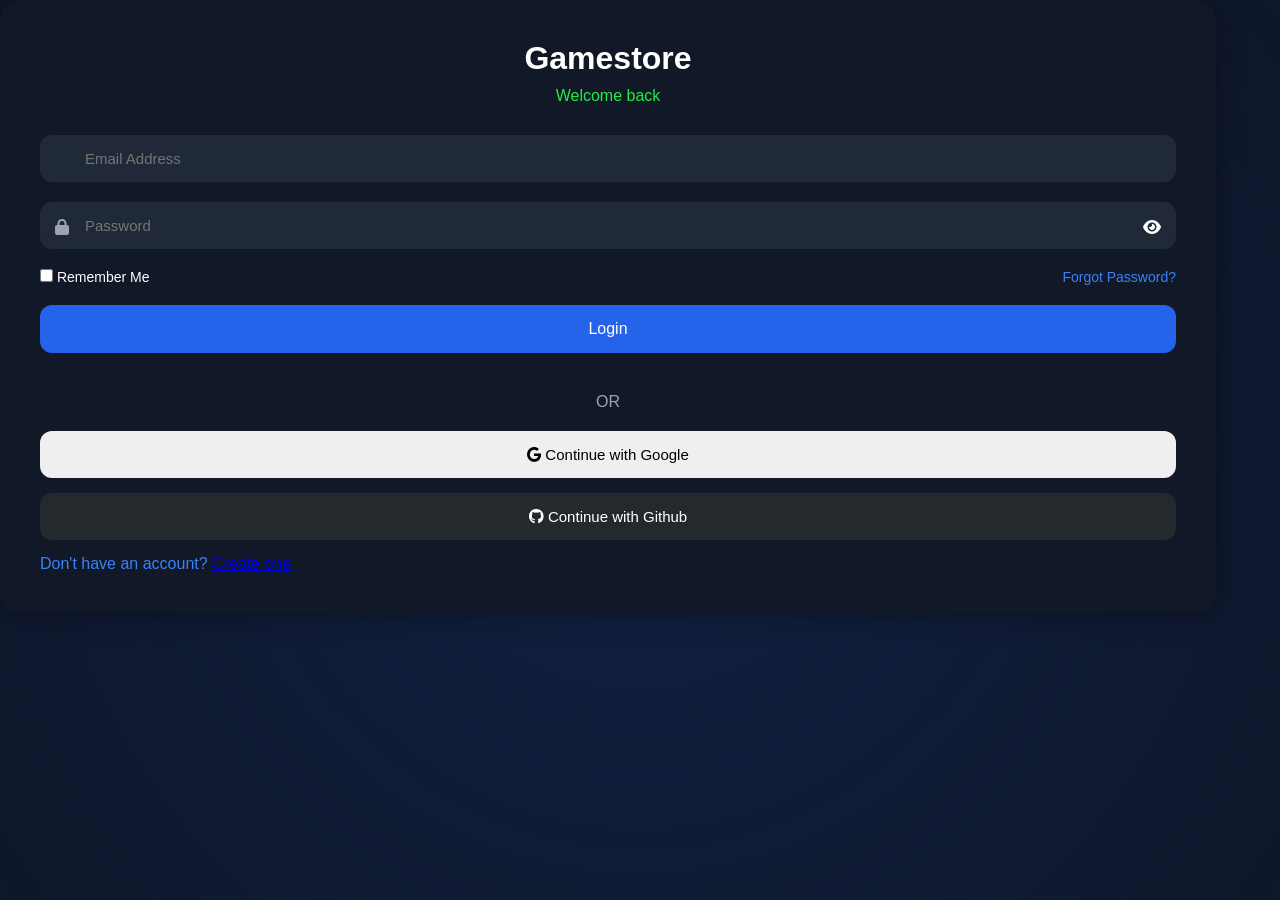
<file: login.html>
<!DOCTYPE html>
<html lang="en">
    <head>
        <meta charset="UTF-8">
        <meta name="viewport" content="width=device-width, initial-scale=1.0">
        
        <title>login - Gamehub</title>
        <link rel="stylesheet" href="css/style.css">
        <link rel="stylesheet" href="https://cdnjs.cloudflare.com/ajax/libs/font-awesome/6.6.0/css/all.min.css" integrity="sha512-Kc323vGBEqzTmouAECnVceyQqyqdsSiqLQISBL29aUW4U/M7pSPA/gEUZQqv1cwx4OnYxTxve5UMg5GT6L4JJg==" crossorigin="anonymous" referrerpolicy="no-referrer" />
    </head>
    <body class="auth-body">
        <div class="auth-bg">
            <div class="auth-card">
                <h1 class="logo">
                    Gamestore
                </h1>
                <p class="welcome">Welcome back</p>
                <form>
                    <div class="input-box">
                        <i class="fa-solid fa-envelop"></i>

                        <input type="email" placeholder="Email Address" required>
                    </div>
                    <div class="input-box">
                        <i class="fa-solid fa-lock"></i>
                        <input id="password" type="password" placeholder="Password" required>

                        <i class="fa-solid fa-eye"
                        id="togglePassword"></i>
                    </div>
                    <div class="options">
                        <label>
                            <input type="checkbox">
                            Remember Me
                        </label>
                        <a href="#">
                            Forgot Password?
                        </a>
                    </div>
                    <button class="login-btn">Login </button>
                </form>
                <div class="divider">
                    OR
                </div>
                <button class="social google">
                    <i class="fa-brands fa-google"></i>
                    Continue with Google
                </button>
                <button class="social github">
                    <i class="fa-brands fa-github"></i>
                    Continue with Github
                </button>
                <p class="bottom-text">
                    Don't have an account?
                    <a href="signup.html">Create one</a>
                </p>
            </div>
            </div>    
            <script>
                const password = document.getElementById
                ("password");

                const toggle = document.getElementById
                ("togglePassword");

                toggle.onclick = () => {
                    if(password.type==="password"){
                        password.type="text";
                        toggle.className="fa-solid fa-eye-slash";
                    }

                    else {
                        password.type="password";
                        toggle.className="fa-solid fa-eye";
                    }
                }
            </script>
     </body>
</html>
</file>
<file: css/style.css>
*{
    margin: 0;
    padding: 0;
    box-sizing: border-box;
    font-family: Arial;
}                 

body{
    background: #0f172a;
    color: white;
}

nav{
    display: flex;
    justify-content: space-between;
    align-items: center;
    padding: 20px;
    background: #111827;
}

nav input{
    padding: 10px;
    border: none;
    border-radius: 8px;
}

.hero{
    text-align: center;
    padding: 40px 20px;
}

.categories{
    text-align: center;
    margin: 20px;
}

.categories button{
    padding: 10px  15px;
    margin: 5px;
    border: none;
    border-radius: 8px;
    cursor: pointer;
    transition: 0.3s;

}
.categories button:hover{
    transform: scale(1.1);
}

.grid{
    display: grid;

    grid-template-columns: repeat(auto-fit, minmax(200px, 1fr));
    gap: 20px;
    padding: 20px;
}

.card {
    background: #1e293b;
    border-radius: 12px;
    overflow: hidden;
    cursor: pointer;
    transition: 0.3s;
}

.card:hover{
    transform: translateY(-10px);
}

.card img{
    width: 100%;
    height: 140px;
    object-fit: cover;
}

card h3 {
    padding: 10px;
    font-size: 16px;
}

.card p{
    padding: 0 10px 10px;
    font-size: 12px;
    color: #94a3b8;
}

.play-container{
    position: fixed;
    top: 0;
    left: 0;
    right: 0;
    bottom: 0;
    padding: 0px;
    background: #000;
}

iframe{
    width: 100%;
    height: 100%;
    border: none;
    background: #000;
    display: block;
}

.auth-body {
    margin: 0;
    background: #0f172a;
    display: flex;
    justify-content: center;
    align-items: center;
    height: 100vh;
    overflow: hidden;
}

.auth-bg {
    position: fixed;
    width: 100%;
    height: 100%;
    background: radial-gradient(circle,#2563eb22,#0f172a);
}

.auth-card {
    position: relative;
    width: 400%;
    max-width: 95%;
    background: #111827;
    border-radius: 20px;
    padding: 40px;
    z-index: 2;
    box-shadow: 0 0 30px rgba(0, 0, 0, .4);
}

.logo{
    text-align: center;
    margin-bottom: 10px;
}

.welcome {
    text-align: center;
    color: #22ed44;
    margin-bottom: 30px;
    
}

.input-box{
    position:relative;
    margin-bottom: 20px;
}

.input-box input {
    width: 100%;
    padding: 15px 45px;
    border: none;
    outline: none;
    border-radius: 12px;
    background: #1f2937;
    color: white;
    font-size: 15px;
}

.input-box i:first-child {
    position: absolute;
    left: 15px;
    top: 17px;
    color: #9ca3af;
}

#togglePassword {
    position: absolute;
    right: 15px;
    top: 17px;
    cursor: pointer;
}

.options {
    display: flex;
    justify-content: space-between;
    align-items: center;
    margin-bottom: 20px;
    font-size: 14px;
}
.options a{
    color: #3b82f6;
    text-decoration: none;
}

.login-btn {
    width: 100%;
    padding: 15px;
    border: none;
    border-radius: 12px;
    background: #2563eb;
    color: white;
    font-size: 16px;
    cursor:pointer;
    margin-bottom: 20px;
}

.divider {
    text-align: center;
    color: #9ca3af;
    margin: 20px 0;
}

.social {
    width: 100%;
    padding: 15px;
    border: none;
    border-radius: 12px;
    cursor: pointer;
    margin-bottom: 15px;
    font-size: 15px;
}

.goggle {
    background: white;
    color: black;
}

.github {
    background: #24292e;
    color: white;
}

.bottom-text {
    color: #3b82f6;
    text-decoration: none;
}

@media (max-width:600px){
    .auto-card {
        padding: 25px;
    }
    .logo{
        font-size: 28px;
    }
}
</file>
